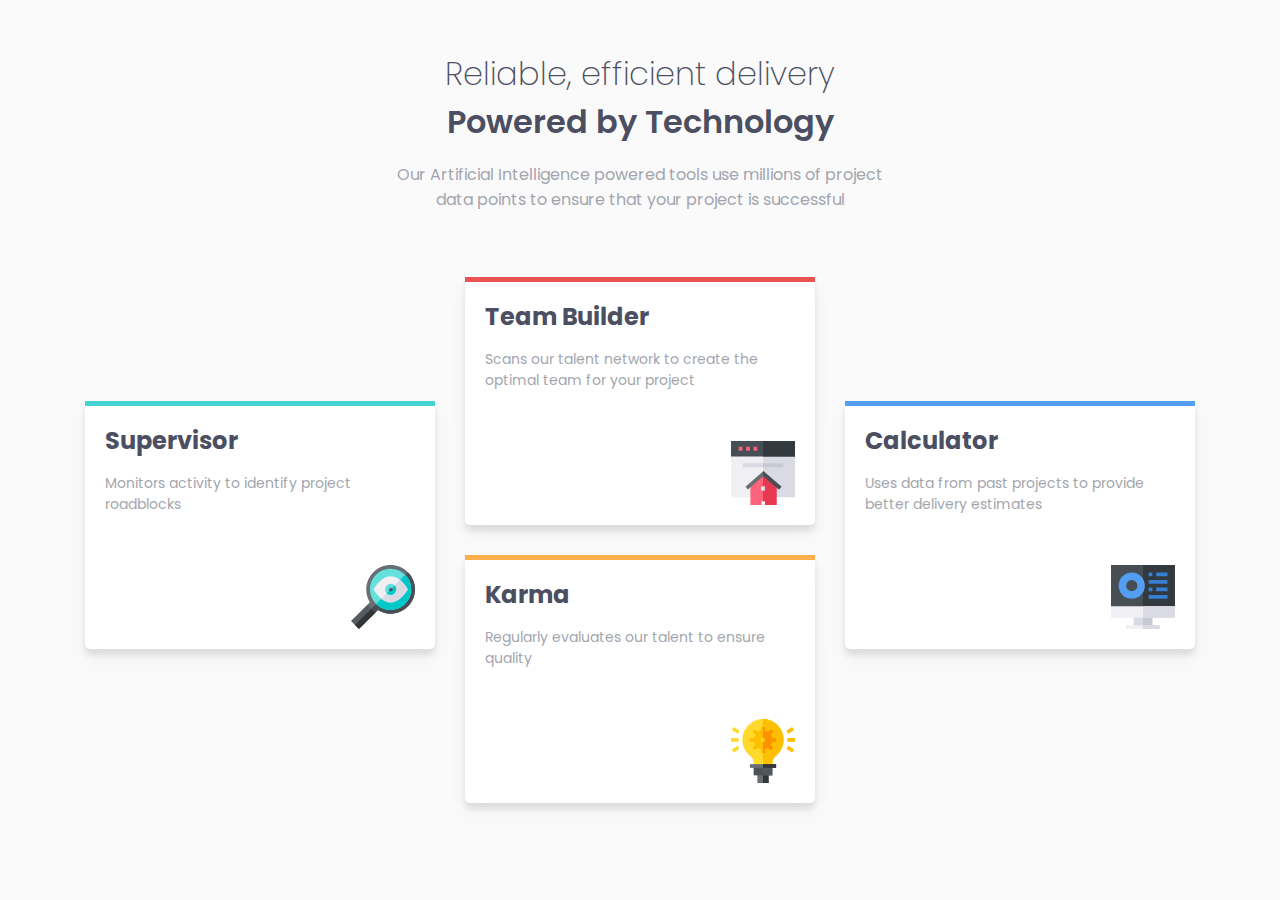
<file: New folder/four-cards-master/index.html>
<!DOCTYPE html>
<html lang="en">
  <head>
    <meta charset="UTF-8" />
    <meta name="viewport" content="width=device-width, initial-scale=1.0" />
    <!-- displays site properly based on user's device -->

    <link
      rel="icon"
      type="image/png"
      sizes="32x32"
      href="./images/favicon-32x32.png"
    />
    <link rel="stylesheet" href="estilos.css" />
<head>
    <title>Four card feature section</title>
  </head>

  <body>

  <header>
    <h1 class="ancho" >Reliable, efficient delivery
      <span >Powered by Technology</span>
    </h1>
    
  
    <p class="titulo__parrafo">
      Our Artificial Intelligence powered tools use millions of project data
      points to ensure that your project is successful
    </p>
  </header>

    

<div class="contenedor">
   
  <div class="carta carta-enmedio carta-cyan">
      <h2>Supervisor</h2>
      <p>Monitors activity to identify project roadblocks</p>
      <img class="carta__img" src="images/icon-supervisor.svg" alt="">
    </div>

    <div class="carta carta-roja">
      <h2>Team Builder</h2>
      <p>Scans our talent network to create the optimal team for your project</p>
      <img class="carta__img" src="images/icon-team-builder.svg" alt="">
    </div>
    <div class="carta carta-enmedio carta-azul">
      <h2 >Calculator</h2>         
      <p>Uses data from past projects to provide better delivery estimates</p> 
      <img class="carta__img" src="images/icon-calculator.svg" alt="">
    </div>

    <div class="carta carta-amarilla">
      <h2 >Karma</h2>  <p> Regularly evaluates our talent to ensure quality</p>
      <img class="carta__img" src="images/icon-karma.svg" alt="">
    </div>

    

  </div>

  </body>
</html>
</file>
<file: New folder/four-cards-master/estilos.css>
@import url("https://fonts.googleapis.com/css2?family=Poppins:wght@200;400;600&display=swap");
* {
  box-sizing: border-box;
  padding: 0;
  margin: 0;
}
body {
  font-family: Poppins, sans-serif;
  background-color: hsl(0, 0%, 98%);
}

header {
  margin: 50px auto;
  text-align: center;
  max-width: 500px;
}

header h1 {
  
  color: hsl(234, 12%, 34%);
  font-size: 2em;
  font-weight: 200;
}

span {
  
  color: hsl(234, 12%, 34%);
  font-size: 1em;
  font-weight: 600;
}

header p {
  margin-top: 1em;
  font-weight: 400;
  margin-bottom: 1em;

  color: hsl(229, 6%, 66%);
}

.contenedor {
   
  display: flex;
  flex-wrap: wrap;
  justify-content: center;
  margin: auto;
  max-width: 1140px;
}
.carta {
  background: white;
  box-shadow: 0 10px 20px rgba(131, 89, 89, 0.05), 0 6px 6px rgba(0, 0, 0, 0.1);
  width: 350px;
  margin: 15px;
  padding: 20px;
  border-radius: 5px;
  position: relative;
  
}
.carta::after{
  content: '';
  position: absolute;
  top: 0;
  left: 0;
  height: 5px;
  width: 100%;
}
.carta-cyan::after{
  background: hsl(180, 62%, 55%);
}


.carta-roja::after{
  background: hsl(0, 78%, 62%);
 
}

.carta-azul::after{
  background:  hsl(212, 86%, 64%);
  
}

.carta-amarilla::after{
  background: hsl(34, 97%, 64%);
 
}


.carta-enmedio{
    transform: translateY(50%);
}

.carta h2{
    margin-top: 2px;
    color: hsl(234, 12%, 34%);
}

.carta p{
    font-size: 14px;
    color: hsl(229, 6%, 66%);
    margin-top: 15px;
    margin-bottom: 50px;
}

.carta__img{
    display: block;
    margin-left: auto;

}



@media (max-width: 775px){
  .carta{
    transform: translateX(0);
  }


}
</file>
